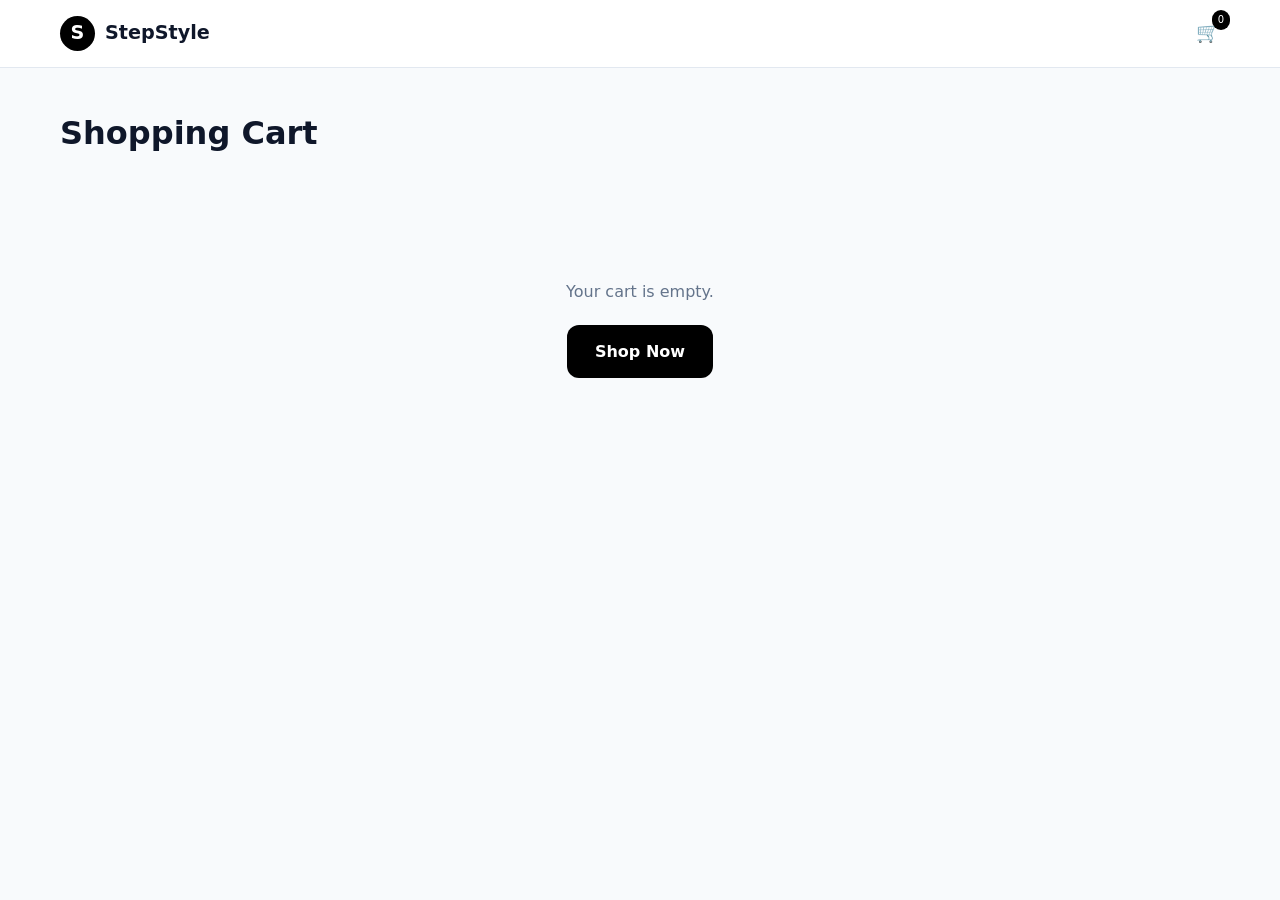
<file: Assignment_2/cart.html>
<!DOCTYPE html>
<html lang="en">
<head>
  <meta charset="UTF-8">
  <title>Shopping Cart - StepStyle</title>
  <link rel="stylesheet" href="style.css">
</head>
<body>
  <header class="navbar">
    <div class="container nav-inner">
      <a href="index.html" class="brand"><div class="brand-circle">S</div> StepStyle</a>
      <div class="nav-right">
        <a href="cart.html" class="icon-btn">🛒 <span id="cartCount" class="badge">0</span></a>
      </div>
    </div>
  </header>

  <main class="container">
    <h1 class="cart-header">Shopping Cart</h1>
    
    <div id="cartEmpty" class="hidden" style="text-align:center; padding:100px;">
      <p class="muted">Your cart is empty.</p>
      <a href="products.html" class="btn-primary" style="display:inline-block; width:auto;">Shop Now</a>
    </div>

    <div id="cartLayout" class="cart-grid">
      <div id="cartItemsList" class="cart-items-list"></div>
      
      <aside class="summary-card">
        <h3>Order Summary</h3>
        <div class="summary-row" style="margin-top:20px;"><span>Subtotal</span><span id="subtotal"></span></div>
        <div class="summary-row"><span>Shipping</span><span style="color:#10b981;">FREE</span></div>
        <div class="summary-row"><span>Tax (8%)</span><span id="tax"></span></div>
        <div class="summary-total"><span>Total</span><span id="total"></span></div>
        
        <a href="checkout.html" class="btn-primary">Proceed to Checkout</a>
        <a href="products.html" class="btn-secondary">Continue Shopping</a>
      </aside>
    </div>
  </main>
  <script src="app.js"></script>
</body>
</html>
</file>
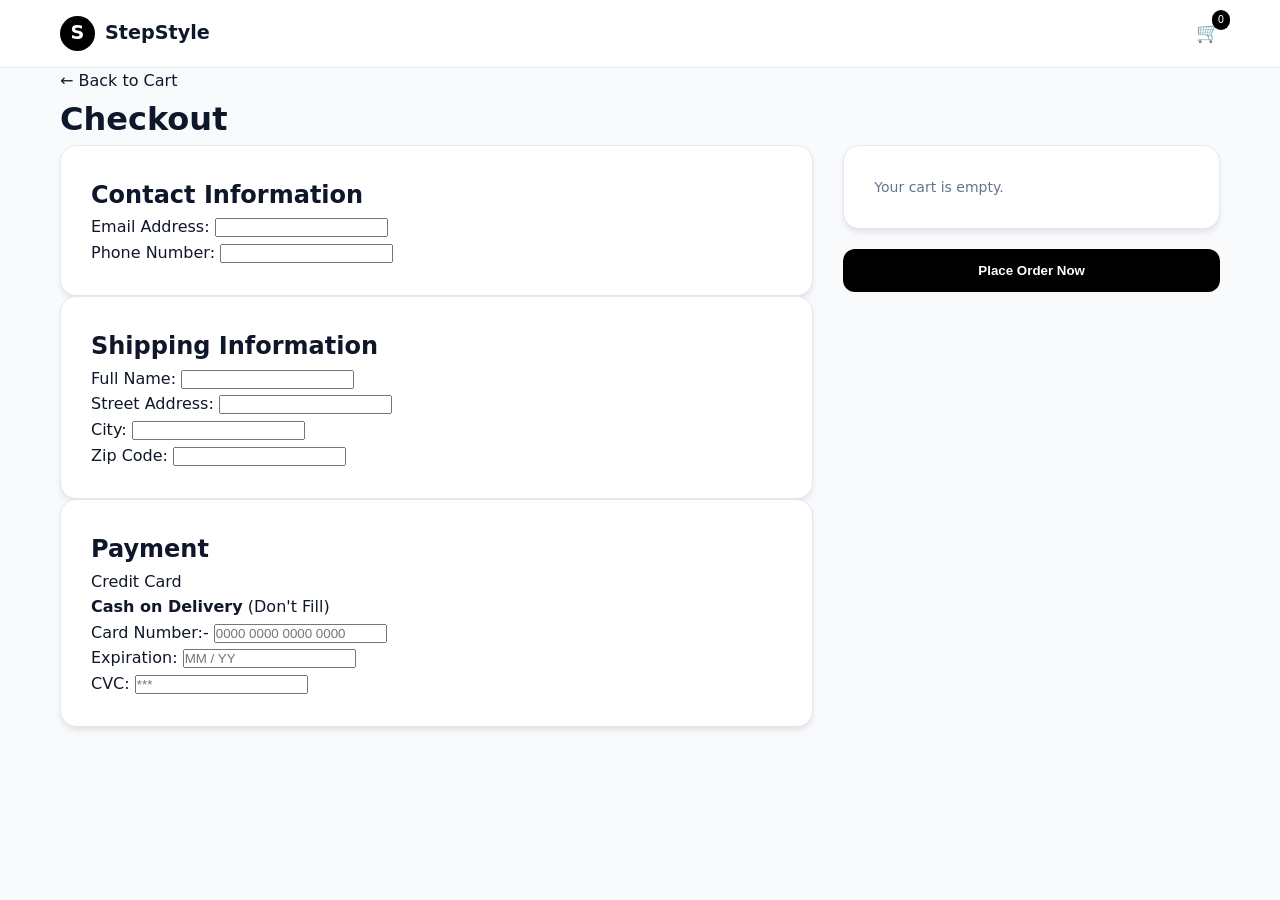
<file: Assignment_2/checkout.html>
<!DOCTYPE html>
<html lang="en">
<head>
  <meta charset="UTF-8" />
  <title>Checkout - StepStyle</title>
  <link rel="stylesheet" href="style.css" />
  <meta name="viewport" content="width=device-width, initial-scale=1" />
</head>
<body>
  <header class="navbar shadow-sm">
    <div class="container nav-inner">
      <a href="index.html" class="brand"><div class="brand-circle">S</div><span>StepStyle</span></a>
      <div class="nav-right"><a href="cart.html" class="icon-btn">🛒 <span id="cartCount" class="badge">0</span></a></div>
    </div>
  </header>

  <main class="container">
    <div class="checkout-header">
      <a href="cart.html" class="link-back">← Back to Cart</a>
      <h1>Checkout</h1>
    </div>

    <form id="checkoutForm">
      <div class="checkout-grid">
        
        <div class="checkout-form-sections">
          <div class="card checkout-section">
            <h2>Contact Information</h2>
            <div class="field-grid">
              <div class="field"><label>Email Address: </label><input type="email" name="example@gmail.com" required /></div>
              <div class="field"><label>Phone Number: </label><input type="tel" name="phone no."  /></div>
            </div>
          </div>

          <div class="card checkout-section">
            <h2>Shipping Information</h2>
            <div class="field-grid">
              <div class="field"><label>Full Name: </label><input name="name"  required /></div>
              <div class="field"><label>Street Address: </label><input name="address" required /></div>
              <div class="two-col-grid">
                  <div class="field"><label>City: </label><input name="city" required /></div>
                  <div class="field"><label>Zip Code: </label><input name="zip" required /></div>
              </div>
            </div>
          </div>

          <div class="card checkout-section">
            <h2>Payment</h2>
            <div class="payment-methods">
              <div class="payment-pill active" id="pill_credit_card" onclick="selectPayment('credit_card')">Credit Card</div>
              <div class="payment-pill" id="pill_cod" onclick="selectPayment('cod')"><b>Cash on Delivery</b> (Don't Fill)</div>
            </div>
            
            <div class="credit-card-inputs field-grid" id="creditCardInputs">
                <div class="field"><label>Card Number:- </label><input name="card_num" placeholder="0000 0000 0000 0000" /></div>
                <div class="two-col-grid">
                    <div class="field"><label>Expiration: </label><input name="card_exp" placeholder="MM / YY" /></div>
                    <div class="field"><label>CVC: </label><input name="card_cvc" placeholder="***" /></div>
                </div>
            </div>
          </div>
        </div>

        <aside class="checkout-summary-col">
  		<div class="card summary-card" id="checkoutSummary">
    		</div>
  		<button type="submit" form="checkoutForm" class="btn-primary full">Place Order Now</button>
	</aside>

      </div>
    </form>
  </main>
  <script src="app.js"></script>
</body>
</html>
</file>
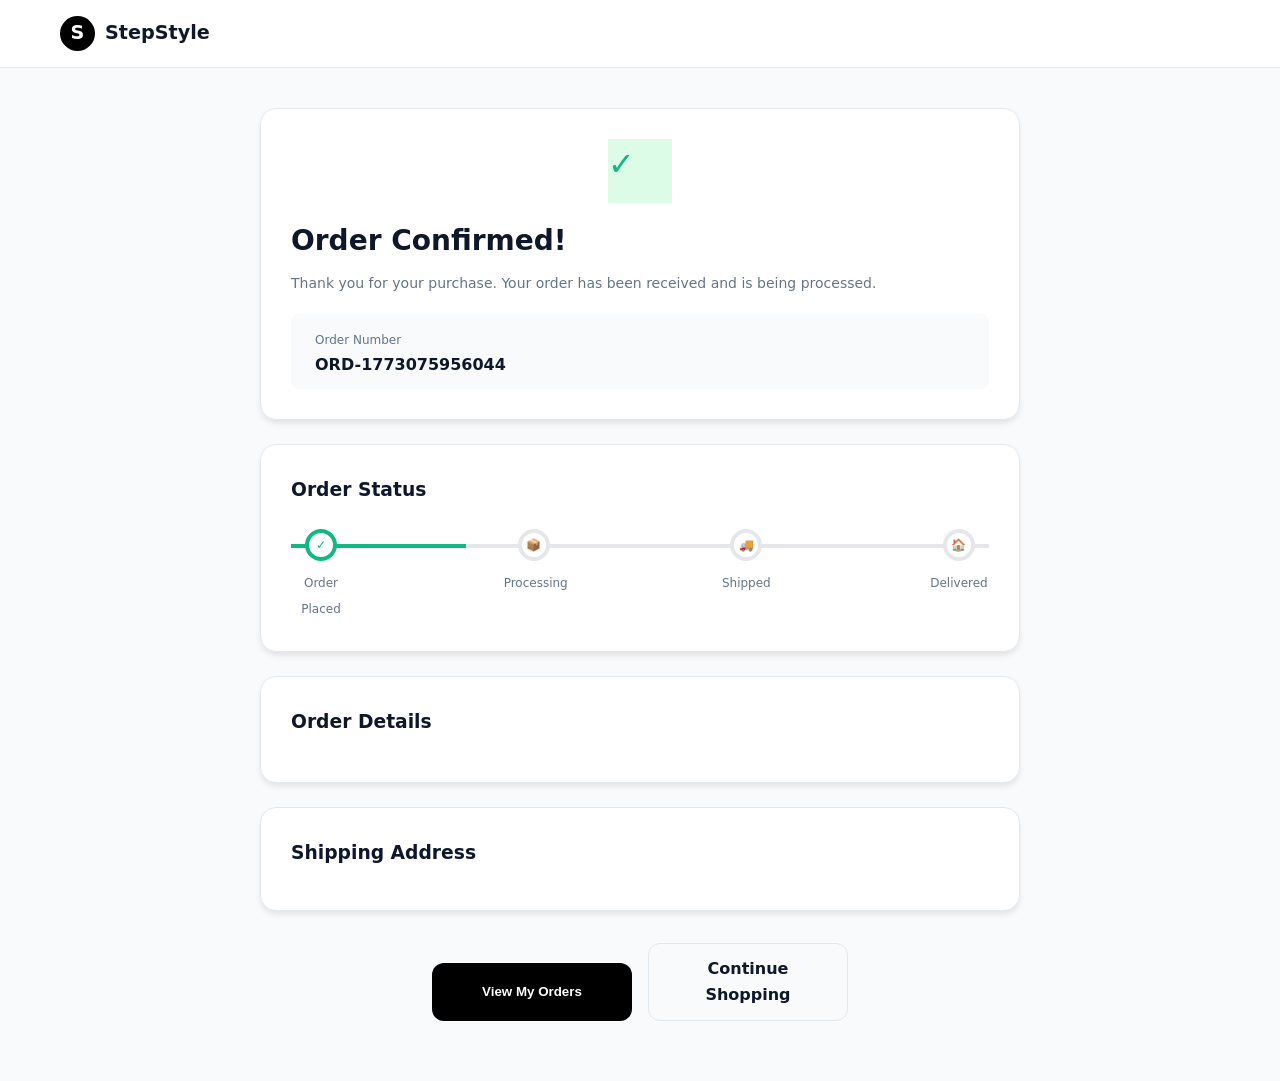
<file: Assignment_2/confirmation.html>
<!DOCTYPE html>
<html lang="en">
<head>
  <meta charset="UTF-8" />
  <title>Order Confirmed - StepStyle</title>
  <link rel="stylesheet" href="style.css" />
  <style>
    /* Status Tracker CSS */
    .status-tracker { display: flex; justify-content: space-between; margin-top: 24px; position: relative; }
    .status-tracker::after { content: ''; position: absolute; top: 15px; left: 0; width: 100%; height: 4px; background: #e5e7eb; z-index: 1; }
    .status-progress { position: absolute; top: 15px; left: 0; width: 25%; height: 4px; background: #10b981; z-index: 2; transition: 0.4s; }
    .status-step { position: relative; z-index: 3; text-align: center; width: 60px; }
    .step-icon { width: 32px; height: 32px; background: white; border: 4px solid #e5e7eb; border-radius: 50%; margin: 0 auto 8px; display: flex; align-items: center; justify-content: center; font-size: 12px; }
    .status-step.completed .step-icon { border-color: #10b981; color: #10b981; }
    .status-step.completed .step-icon::after { content: '✓'; font-weight: bold; }
  </style>
</head>
<body>
  <header class="navbar shadow-sm">
    <div class="container nav-inner">
      <a href="index.html" class="brand"><div class="brand-circle">S</div><span>StepStyle</span></a>
    </div>
  </header>

  <main class="container" style="max-width: 800px; padding-top: 40px; padding-bottom: 60px;">
    <div class="card text-center" style="margin-bottom: 24px;">
      <div class="tick-circle" style="width: 64px; height: 64px; font-size: 32px; background: #dcfce7; color: #10b981; margin: 0 auto 16px;">✓</div>
      <h1 style="font-size: 1.75rem; margin-bottom: 8px;">Order Confirmed!</h1>
      <p class="muted small">Thank you for your purchase. Your order has been received and is being processed.</p>
      <div class="order-number" style="margin-top: 20px; background: #f8fafc; padding: 12px 24px; border-radius: 8px;">
        <span class="muted tiny">Order Number</span><br>
        <span id="orderNumberDisplay" class="bold">ORD-1773075956044</span>
      </div>
    </div>

    <div class="card" style="margin-bottom: 24px;">
      <h3 class="bold">Order Status</h3>
      <div class="status-tracker">
        <div class="status-progress"></div>
        <div class="status-step completed">
          <div class="step-icon"></div>
          <span class="tiny muted">Order Placed</span>
        </div>
        <div class="status-step">
          <div class="step-icon">📦</div>
          <span class="tiny muted">Processing</span>
        </div>
        <div class="status-step">
          <div class="step-icon">🚚</div>
          <span class="tiny muted">Shipped</span>
        </div>
        <div class="status-step">
          <div class="step-icon">🏠</div>
          <span class="tiny muted">Delivered</span>
        </div>
      </div>
    </div>

    <div class="card" style="margin-bottom: 24px;" id="orderItemsDisplay">
       <h3 class="bold" style="margin-bottom: 16px;">Order Details</h3>
       </div>

    <div class="card" id="orderShippingDisplay" style="margin-bottom: 32px;">
       <h3 class="bold" style="margin-bottom: 12px;">Shipping Address</h3>
       </div>

    <div style="display: flex; gap: 16px; justify-content: center;">
      <button class="btn-primary" style="width: 200px;">View My Orders</button>
      <a href="products.html" class="btn-ghost" style="width: 200px; text-align: center;">Continue Shopping</a>
    </div>
  </main>

  <script src="app.js"></script>
  <script>
    const order = JSON.parse(localStorage.getItem('lastOrder'));
    if(order) {
      document.getElementById('orderNumberDisplay').innerText = order.id;
      
      // Render the Address
      document.getElementById('orderShippingDisplay').innerHTML += `
        <p class="small bold">${order.shipping.name}</p>
        <p class="small muted">${order.shipping.address}<br>${order.shipping.city}, ${order.shipping.zip}</p>
        <p class="small muted" style="margin-top:8px;">${order.shipping.email}<br>${order.shipping.phone}</p>
      `;

      // Render the Items (using the first item in cart as example like your image)
      const firstItem = JSON.parse(localStorage.getItem('stepStyleCart'))[0] || {name: "Air Max Classic", price: 129.99, image: "https://images.pexels.com/photos/2529148/pexels-photo-2529148.jpeg?auto=compress&cs=tinysrgb&w=800"};
      document.getElementById('orderItemsDisplay').innerHTML += `
        <div class="mini-cart-item" style="border-bottom: 1px solid var(--border); padding-bottom: 16px; margin-bottom: 16px;">
          <img src="${firstItem.image}" style="width: 60px; height: 60px; border-radius: 8px;">
          <div style="flex: 1;">
            <div class="bold small">${firstItem.name}</div>
            <div class="tiny muted">Size: 9 | Color: Black | Qty: 1</div>
          </div>
          <div class="bold small">$${firstItem.price.toFixed(2)}</div>
        </div>
        <div class="totals-row grand-total" style="border:0; padding:0; margin:0;">
          <span>Total</span><span>$140.39</span>
        </div>
      `;
    }
  </script>
</body>
</html>
</file>
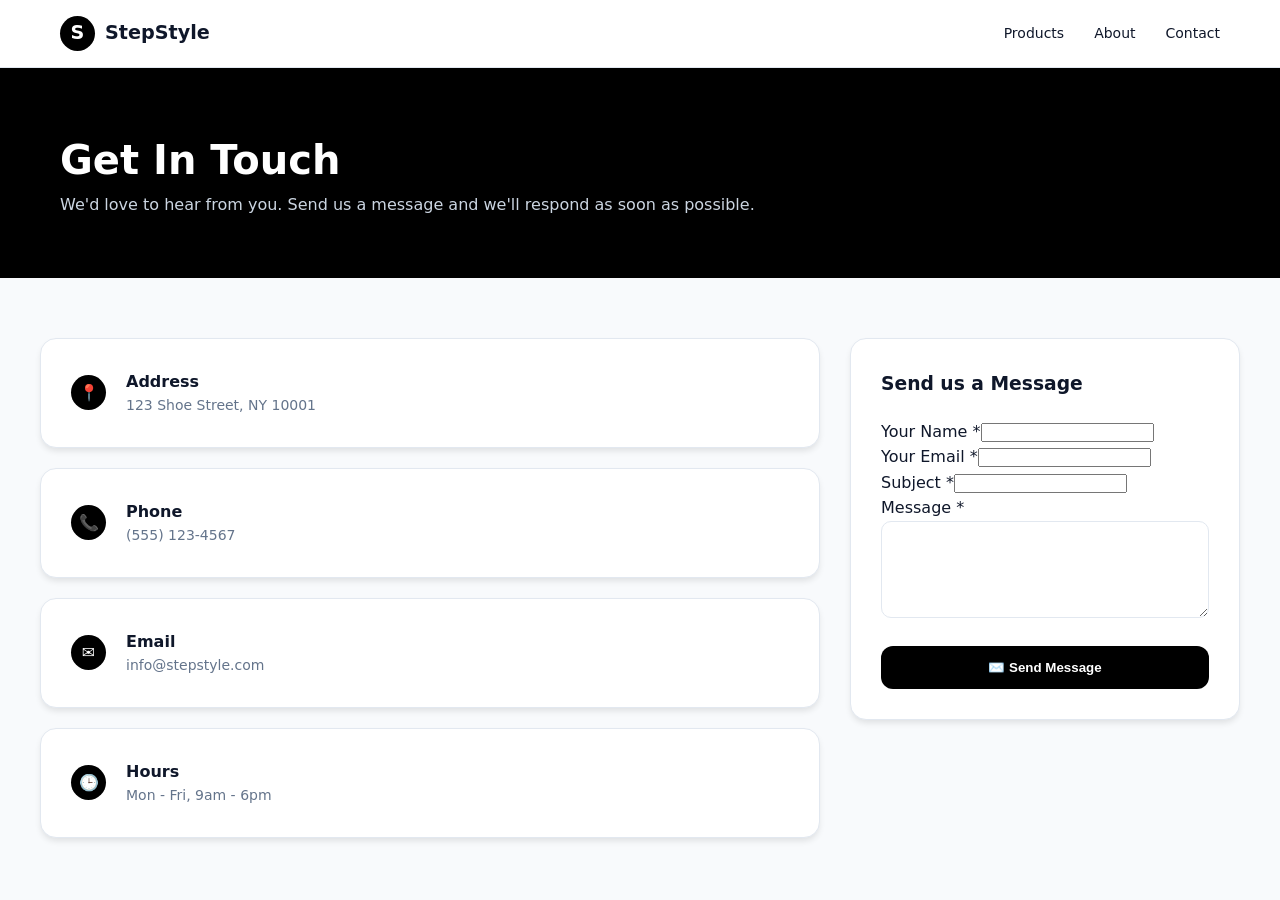
<file: Assignment_2/contact.html>
<!DOCTYPE html>
<html lang="en">
<head>
  <meta charset="UTF-8">
  <title>Contact - StepStyle</title>
  <link rel="stylesheet" href="style.css">
</head>
<body>
  <header class="navbar shadow-sm">
    <div class="container nav-inner">
      <a href="index.html" class="brand"><div class="brand-circle">S</div> StepStyle</a>
      <nav class="nav-links">
        <a href="products.html">Products</a>
        <a href="about.html">About</a>
        <a href="contact.html">Contact</a>
      </nav>
    </div>
  </header>

  <section class="page-header-dark">
    <div class="container text-center">
      <h1 style="color:white; font-size: 2.5rem;">Get In Touch</h1>
      <p style="color:#cbd5e1;">We'd love to hear from you. Send us a message and we'll respond as soon as possible.</p>
    </div>
  </section>

  <main class="container" style="padding: 60px 0;">
    <div class="cart-grid">
      <div style="display: flex; flex-direction: column; gap: 20px;">
        <div class="card" style="display:flex; align-items:center; gap:20px;">
          <div class="brand-circle">📍</div>
          <div><div class="bold">Address</div><div class="muted small">123 Shoe Street, NY 10001</div></div>
        </div>
        <div class="card" style="display:flex; align-items:center; gap:20px;">
          <div class="brand-circle">📞</div>
          <div><div class="bold">Phone</div><div class="muted small">(555) 123-4567</div></div>
        </div>
        <div class="card" style="display:flex; align-items:center; gap:20px;">
          <div class="brand-circle">✉️</div>
          <div><div class="bold">Email</div><div class="muted small">info@stepstyle.com</div></div>
        </div>
        <div class="card" style="display:flex; align-items:center; gap:20px;">
          <div class="brand-circle">🕒</div>
          <div><div class="bold">Hours</div><div class="muted small">Mon - Fri, 9am - 6pm</div></div>
        </div>
      </div>

      <div class="card">
        <h3 style="margin-bottom: 20px;">Send us a Message</h3>
        <div class="two-col-grid">
          <div class="field"><label>Your Name *</label><input type="text"></div>
          <div class="field"><label>Your Email *</label><input type="email"></div>
        </div>
        <div class="field"><label>Subject *</label><input type="text"></div>
        <div class="field"><label>Message *</label><textarea rows="5" style="width:100%; border-radius:10px; border:1px solid var(--border); padding:10px;"></textarea></div>
        <button class="btn-primary">✉️ Send Message</button>
      </div>
    </div>
  </main>
  <script src="app.js"></script>
</body>
</html>
</file>
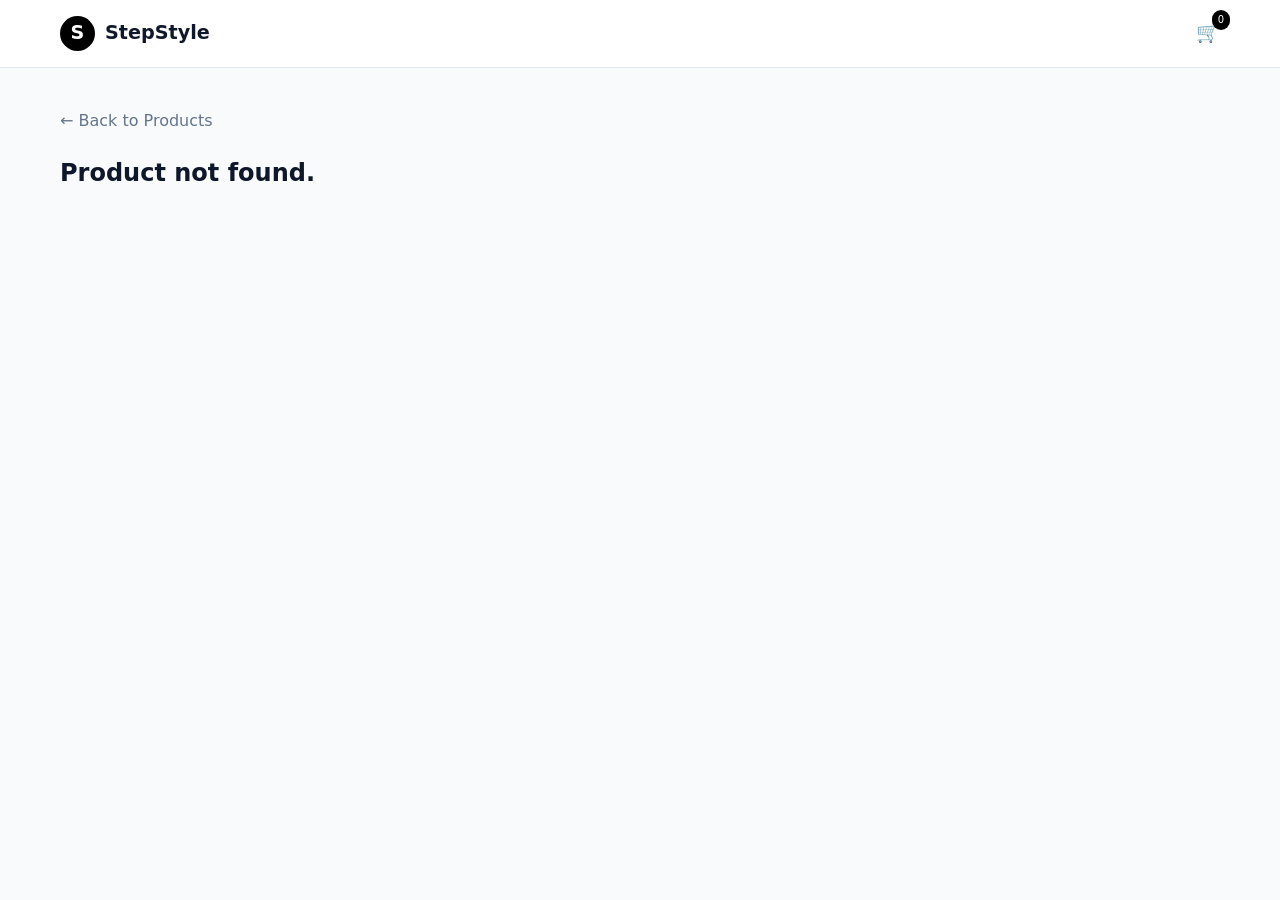
<file: Assignment_2/product-details.html>
<!DOCTYPE html>
<html lang="en">
<head>
  <meta charset="UTF-8">
  <title>Product Details - StepStyle</title>
  <link rel="stylesheet" href="style.css">
</head>
<body>
  <header class="navbar">
    <div class="container nav-inner">
      <a href="index.html" class="brand"><div class="brand-circle">S</div> StepStyle</a>
      <div class="nav-right">
        <a href="cart.html" class="icon-btn">🛒 <span id="cartCount" class="badge">0</span></a>
      </div>
    </div>
  </header>

  <main class="container">
    <div style="margin-top: 40px;">
      <a href="products.html" style="text-decoration:none; color:var(--muted);">← Back to Products</a>
    </div>
    
    <div id="productDetailContent" class="cart-grid" style="margin-top:20px;">
      </div>
  </main>

  <script src="app.js"></script>
  <script>
    // Specific logic to load product details based on URL ID
    document.addEventListener("DOMContentLoaded", () => {
      const params = new URLSearchParams(window.location.search);
      const productId = params.get('id');
      const p = products.find(x => x.id === productId);
      const container = document.getElementById("productDetailContent");

      if (!p) {
        container.innerHTML = "<h2>Product not found.</h2>";
        return;
      }

      container.innerHTML = `
        <div class="card">
          <img src="${p.image}" style="width:100%; border-radius:12px; height:500px; object-fit:cover;">
        </div>
        <div class="summary-card">
          <div class="muted tiny">${p.category}</div>
          <h1 style="margin: 10px 0;">${p.name}</h1>
          <div class="bold" style="font-size: 1.5rem; margin-bottom: 20px;">$${p.price.toFixed(2)}</div>
          
          <div class="field">
            <label>Select Size</label>
            <select id="sizeSelect" style="width:100%; padding:10px; border-radius:8px; border:1px solid var(--border);">
              ${p.sizes ? p.sizes.map(s => `<option value="${s}">${s}</option>`).join('') : '<option>9</option>'}
            </select>
          </div>

          <button class="btn-primary" onclick="handleAddToCart('${p.id}')">Add to Cart</button>
          <p class="muted small" style="margin-top:20px;">Fast delivery and free returns on all premium footwear.</p>
        </div>
      `;
    });

    function handleAddToCart(id) {
      const p = products.find(x => x.id === id);
      const size = document.getElementById("sizeSelect").value;
      
      // Use existing addToCart logic from app.js
      const existing = cart.find(i => i.id === p.id && i.size === size);
      if (existing) {
        existing.qty += 1;
      } else {
        cart.push({ ...p, qty: 1, size: size });
      }
      
      updateCartBadge();
      window.location.href = "cart.html";
    }
  </script>
</body>
</html>
</file>
<file: Assignment_2/style.css>
/* --- GLOBAL THEME & RESET --- */
:root {
  --primary: #000000;
  --accent: #10b981;
  --bg: #f8fafc;
  --white: #ffffff;
  --text: #0f172a;
  --muted: #64748b;
  --border: #e2e8f0;
  --radius: 16px;
  --shadow: 0 4px 6px -1px rgba(0, 0, 0, 0.1);
}

* { box-sizing: border-box; margin: 0; padding: 0; }
body { font-family: 'Inter', system-ui, sans-serif; background: var(--bg); color: var(--text); line-height: 1.6; }
.container { max-width: 1200px; margin: 0 auto; padding: 0 20px; }
a { text-decoration: none; color: inherit; }

/* --- NAVBAR --- */
.navbar { background: var(--white); border-bottom: 1px solid var(--border); padding: 16px 0; position: sticky; top: 0; z-index: 100; }
.nav-inner { display: flex; align-items: center; justify-content: space-between; }
.brand { display: flex; align-items: center; gap: 10px; font-weight: 800; font-size: 1.2rem; }
.brand-circle { width: 35px; height: 35px; background: var(--primary); color: white; border-radius: 50%; display: flex; align-items: center; justify-content: center; }
.brand-circle.big { width: 64px; height: 64px; font-size: 24px; margin: 0 auto 16px; }
.nav-links { display: flex; gap: 30px; font-size: 14px; font-weight: 500; }
.nav-right { display: flex; align-items: center; gap: 20px; }
.icon-btn { position: relative; font-size: 1.2rem; cursor: pointer; }
.badge { position: absolute; top: -8px; right: -10px; background: var(--primary); color: white; font-size: 10px; padding: 2px 6px; border-radius: 10px; }

/* --- HERO SECTION --- */
.hero-section { padding: 80px 0; background: white; }
.home-grid { display: grid; grid-template-columns: 1fr 1fr; gap: 50px; align-items: center; }
.home-text h1 { font-size: 3.5rem; line-height: 1.1; margin-bottom: 24px; font-weight: 900; }
/* --- DARK PAGE HEADER --- */
.page-header-dark {
  background: #000000;
  padding: 60px 0;
  color: white;
}

/* --- HERO FIX --- */
.hero-content {
  display: flex;
  flex-direction: column;
  justify-content: center;
  z-index: 10;
}

.hero-description {
  margin-bottom: 40px !important; /* Forces space between text and buttons */
  font-size: 1.1rem;
  color: var(--muted);
  line-height: 1.6;
}

/* Ensure buttons don't float up */
.btn-row {
  display: flex;
  gap: 20px;
  align-items: center;
}

.home-image img { width: 100%; border-radius: 30px; box-shadow: var(--shadow); }

/* --- PRODUCT GRID --- */
.product-grid { display: grid; grid-template-columns: repeat(auto-fill, minmax(260px, 1fr)); gap: 30px; padding: 40px 0; }
.product-card { background: white; border-radius: 20px; overflow: hidden; transition: 0.3s; cursor: pointer; border: 1px solid var(--border); }
.product-card:hover { transform: translateY(-10px); box-shadow: var(--shadow); }
.product-card img { width: 100%; height: 250px; object-fit: cover; }
.product-card-body { padding: 20px; }
.price { font-size: 1.2rem; font-weight: 800; margin-top: 10px; }

.mini-cart-item {
  display: flex;
  gap: 15px;
  align-items: center;
  margin-bottom: 15px;
  padding-bottom: 15px;
  border-bottom: 1px solid #f1f5f9;
}

.mini-cart-item img {
  width: 50px;
  height: 50px;
  object-fit: cover;
  border-radius: 8px;
  border: 1px solid var(--border);
}

.summary-calculations .summary-row {
  display: flex;
  justify-content: space-between;
  font-size: 14px;
  margin-bottom: 8px;
  color: var(--muted);
}

/* --- CART & CHECKOUT LAYOUT --- */
.cart-header { margin: 40px 0 20px; font-size: 2rem; font-weight: 800; }
.cart-grid, .checkout-grid { display: grid; grid-template-columns: 2fr 1fr; gap: 30px; align-items: start; }
.card { background: white; padding: 30px; border-radius: var(--radius); border: 1px solid var(--border); box-shadow: var(--shadow); }
.cart-item-card { background: white; padding: 20px; border-radius: var(--radius); display: flex; gap: 20px; align-items: center; border: 1px solid var(--border); margin-bottom: 15px; }
.cart-item-img { width: 100px; height: 100px; border-radius: 12px; object-fit: cover; }
.qty-btn-group { display: flex; align-items: center; gap: 12px; margin-top: 10px; }
.qty-btn { border: 1px solid var(--border); background: white; width: 30px; height: 30px; border-radius: 6px; cursor: pointer; }
.remove-link { color: #ef4444; font-size: 13px; cursor: pointer; margin-left: 15px; font-weight: 600; }

/* --- ORDER SUMMARY SIDEBAR --- */
.summary-card { background: white; padding: 30px; border-radius: var(--radius); border: 1px solid var(--border); position: sticky; top: 100px; }
.summary-row { display: flex; justify-content: space-between; margin-bottom: 12px; font-size: 15px; color: var(--muted); }
.summary-total { display: flex; justify-content: space-between; margin-top: 20px; padding-top: 20px; border-top: 1px solid var(--border); font-size: 1.2rem; font-weight: 800; color: var(--text); }

/* --- UTILS --- */
.btn-primary { background: var(--primary); color: white; border: none; padding: 14px 28px; border-radius: 12px; font-weight: 700; cursor: pointer; width: 100%; text-align: center; display: block; margin-top: 20px; }
.btn-ghost { border: 1px solid var(--border); padding: 12px 28px; border-radius: 12px; font-weight: 600; background: none; cursor: pointer; }
.hidden { display: none !important; }
.bold { font-weight: 700; }
.muted { color: var(--muted); }
.small { font-size: 14px; }
.tiny { font-size: 12px; }
</file>
